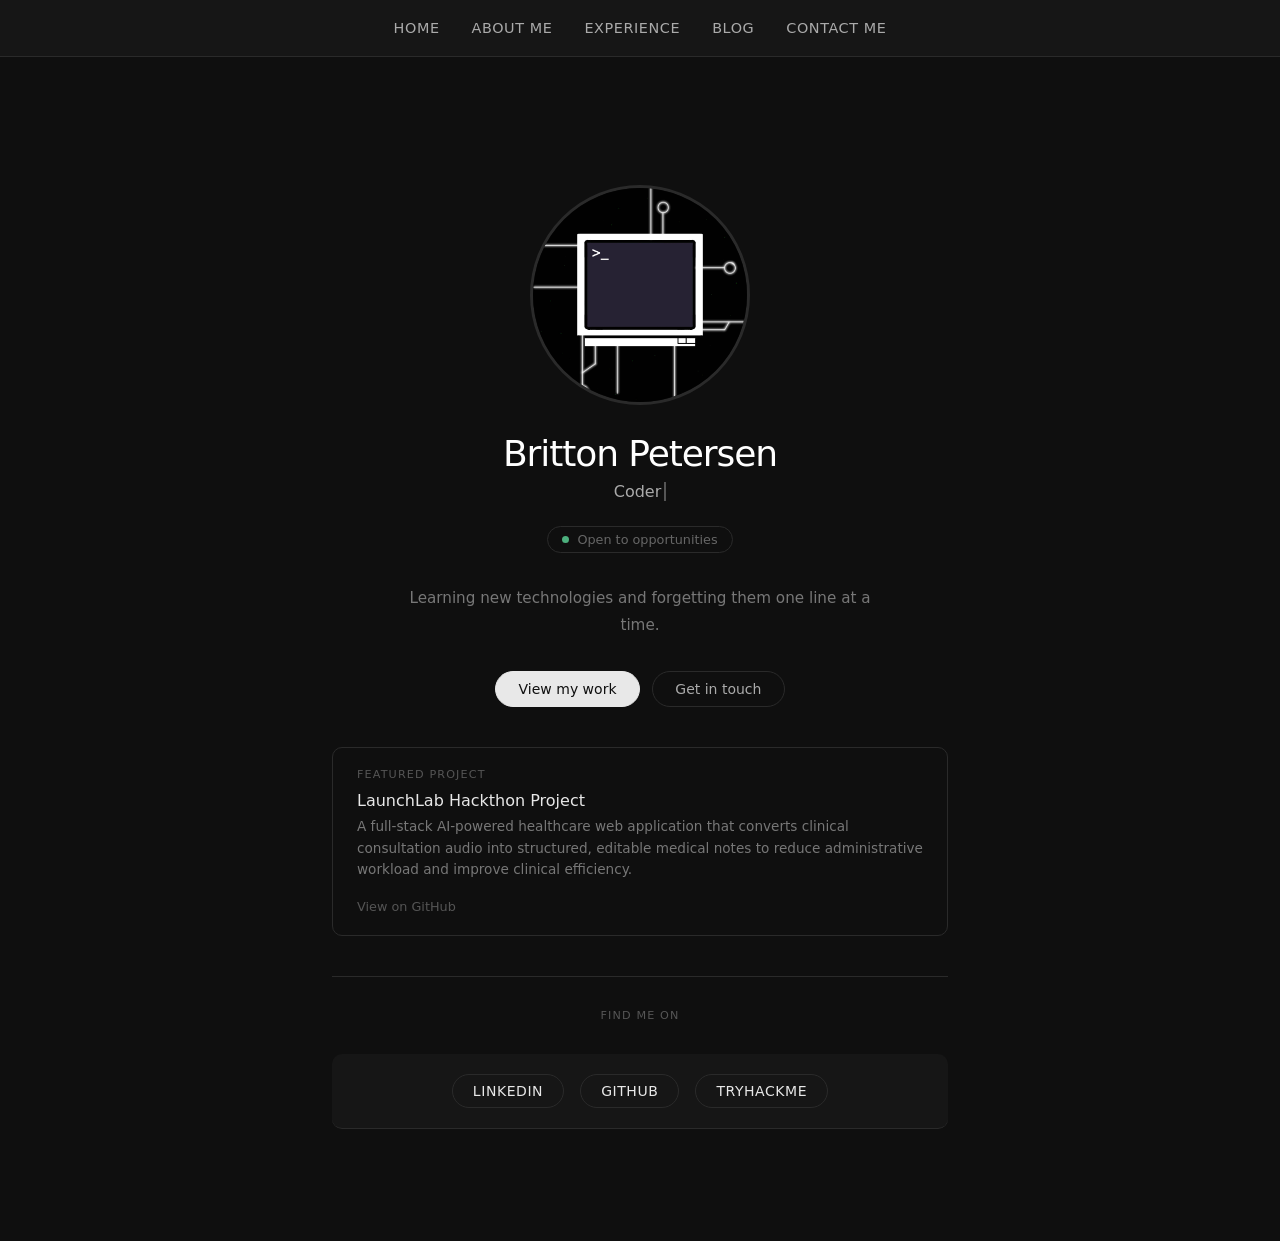
<file: index.html>
<!DOCTYPE html>
<html lang="en">
  <head>
    <title>Britton Petersen</title>
    <meta name="viewport" content="width=device-width, initial-scale=1.0">
    <link rel="stylesheet" href="./styles/styles.css">
    <style>
      .hero {
        display: flex;
        flex-direction: column;
        align-items: center;
        text-align: center;
        padding: 4rem 2rem 3rem;
        width: 100%;
        max-width: 680px;
      }

      .hero-name {
        font-size: 2.25rem;
        font-weight: 500;
        color: #ffffff;
        letter-spacing: -0.03em;
        margin-top: 1.75rem;
        margin-bottom: 0.5rem;
      }

      .hero-typing {
        font-size: 1rem;
        color: #666;
        margin-bottom: 1.25rem;
        min-height: 1.5rem;
      }

      .hero-typing span {
        color: #aaa;
        border-right: 2px solid #555;
        padding-right: 3px;
        animation: blink 0.75s step-end infinite;
      }

      @keyframes blink {
        0%, 100% { border-color: #555; }
        50% { border-color: transparent; }
      }

      .hero-bio {
        font-size: 0.95rem;
        color: #777;
        line-height: 1.8;
        max-width: 480px;
        margin-bottom: 2rem;
      }

      .status {
        display: inline-flex;
        align-items: center;
        gap: 0.5rem;
        font-size: 0.8rem;
        color: #666;
        border: 1px solid #2a2a2a;
        border-radius: 999px;
        padding: 0.3rem 0.9rem;
        margin-bottom: 2rem;
      }

      .status-dot {
        width: 7px;
        height: 7px;
        border-radius: 50%;
        background-color: #4caf7d;
        animation: pulse 2s ease-in-out infinite;
      }

      @keyframes pulse {
        0%, 100% { opacity: 1; }
        50% { opacity: 0.4; }
      }

      .cta-buttons {
        display: flex;
        gap: 0.75rem;
        margin-bottom: 2.5rem;
        flex-wrap: wrap;
        justify-content: center;
      }

      .cta-primary {
        color: #0f0f0f;
        background-color: #e8e8e8;
        text-decoration: none;
        font-size: 0.875rem;
        padding: 0.55rem 1.4rem;
        border-radius: 999px;
        border: 1px solid #e8e8e8;
        transition: background-color 0.2s ease, color 0.2s ease;
      }

      .cta-primary:hover {
        background-color: #ffffff;
      }

      .cta-secondary {
        color: #aaa;
        background-color: transparent;
        text-decoration: none;
        font-size: 0.875rem;
        padding: 0.55rem 1.4rem;
        border-radius: 999px;
        border: 1px solid #2a2a2a;
        transition: border-color 0.2s ease, color 0.2s ease;
      }

      .cta-secondary:hover {
        border-color: #555;
        color: #e8e8e8;
      }

      .stats-row {
        display: flex;
        gap: 2rem;
        margin-bottom: 2.5rem;
        flex-wrap: wrap;
        justify-content: center;
      }

      .stat {
        display: flex;
        flex-direction: column;
        align-items: center;
        gap: 0.2rem;
      }

      .stat-number {
        font-size: 1.4rem;
        font-weight: 500;
        color: #e8e8e8;
        letter-spacing: -0.02em;
      }

      .stat-label {
        font-size: 0.7rem;
        color: #555;
        text-transform: uppercase;
        letter-spacing: 0.08em;
      }

      .featured-card {
        width: 100%;
        border: 1px solid #2a2a2a;
        border-radius: 10px;
        padding: 1.25rem 1.5rem;
        text-align: left;
        margin-bottom: 2.5rem;
        transition: border-color 0.2s ease;
      }

      .featured-card:hover {
        border-color: #3a3a3a;
      }

      .featured-label {
        font-size: 0.7rem;
        text-transform: uppercase;
        letter-spacing: 0.1em;
        color: #555;
        margin-bottom: 0.6rem;
      }

      .featured-title {
        font-size: 1rem;
        font-weight: 500;
        color: #e8e8e8;
        margin-bottom: 0.4rem;
      }

      .featured-desc {
        font-size: 0.85rem;
        color: #777;
        line-height: 1.6;
        margin-bottom: 0.9rem;
      }

      .featured-link {
        font-size: 0.8rem;
        color: #555;
        text-decoration: none;
        transition: color 0.2s ease;
      }

      .featured-link:hover {
        color: #aaa;
      }

      .divider-line {
        width: 100%;
        border: none;
        border-top: 1px solid #2a2a2a;
        margin-bottom: 2rem;
      }

      .find-me-label {
        font-size: 0.7rem;
        text-transform: uppercase;
        letter-spacing: 0.1em;
        color: #555;
        margin-bottom: 1rem;
      }

      /* Mobile */
      @media (max-width: 480px) {
        .hero-name { font-size: 1.75rem; }
        .stats-row { gap: 1.25rem; }
        .stat-number { font-size: 1.2rem; }
      }
    </style>
  </head>
  <body>
    <nav>
      <a href="./index.html">Home</a>
      <a href="./about.html">About Me</a>
      <a href="./experience.html">Experience</a>
      <a href="./blog.html">Blog</a>
      <a href="./contact.html">Contact Me</a>
    </nav>

    <div class="hero">
      <img alt="Profile Picuture" src="./artifacts/Profile.JPG">

      <h1 class="hero-name">Britton Petersen</h1>

      <p class="hero-typing"><span id="typing-text"></span></p>

      <div class="status">
        <span class="status-dot"></span>
        Open to opportunities
      </div>

      <p class="hero-bio">
        Learning new technologies and forgetting them one line at a time.
      </p>

      <div class="cta-buttons">
        <a href="./experience.html" class="cta-primary">View my work</a>
        <a href="./contact.html" class="cta-secondary">Get in touch</a>
      </div>

      <div class="featured-card">
        <p class="featured-label">Featured Project</p>
        <p class="featured-title">LaunchLab Hackthon Project</p>
        <p class="featured-desc">A full-stack AI-powered healthcare web application that converts clinical consultation audio into structured, editable medical notes to reduce administrative workload and improve clinical efficiency.</p>
        <a href="https://github.com/bboycode/launchlab-hackthon" class="featured-link">View on GitHub</a>
      </div>

      <hr class="divider-line">

      <p class="find-me-label">Find me on</p>
      <nav class="social-nav">
        <a href="https://www.linkedin.com/in/britton-petersen-32b119339/">LinkedIn</a>
        <a href="https://github.com/bboycode">Github</a>
        <a href="https://tryhackme.com/p/bboyhaks">TryHackMe</a>
      </nav>
    </div>

    <script>
      const roles = ['Coder', 'Security Enthusiast', 'CTF Player'];
      let roleIndex = 0, charIndex = 0, deleting = false;
      const el = document.getElementById('typing-text');

      function type() {
        const current = roles[roleIndex];
        el.textContent = deleting
          ? current.substring(0, charIndex--)
          : current.substring(0, charIndex++);

        if (!deleting && charIndex === current.length + 1) {
          setTimeout(() => { deleting = true; type(); }, 1800);
          return;
        }
        if (deleting && charIndex === 0) {
          deleting = false;
          roleIndex = (roleIndex + 1) % roles.length;
        }
        setTimeout(type, deleting ? 50 : 90);
      }
      type();
    </script>
  </body>
</html>
</file>
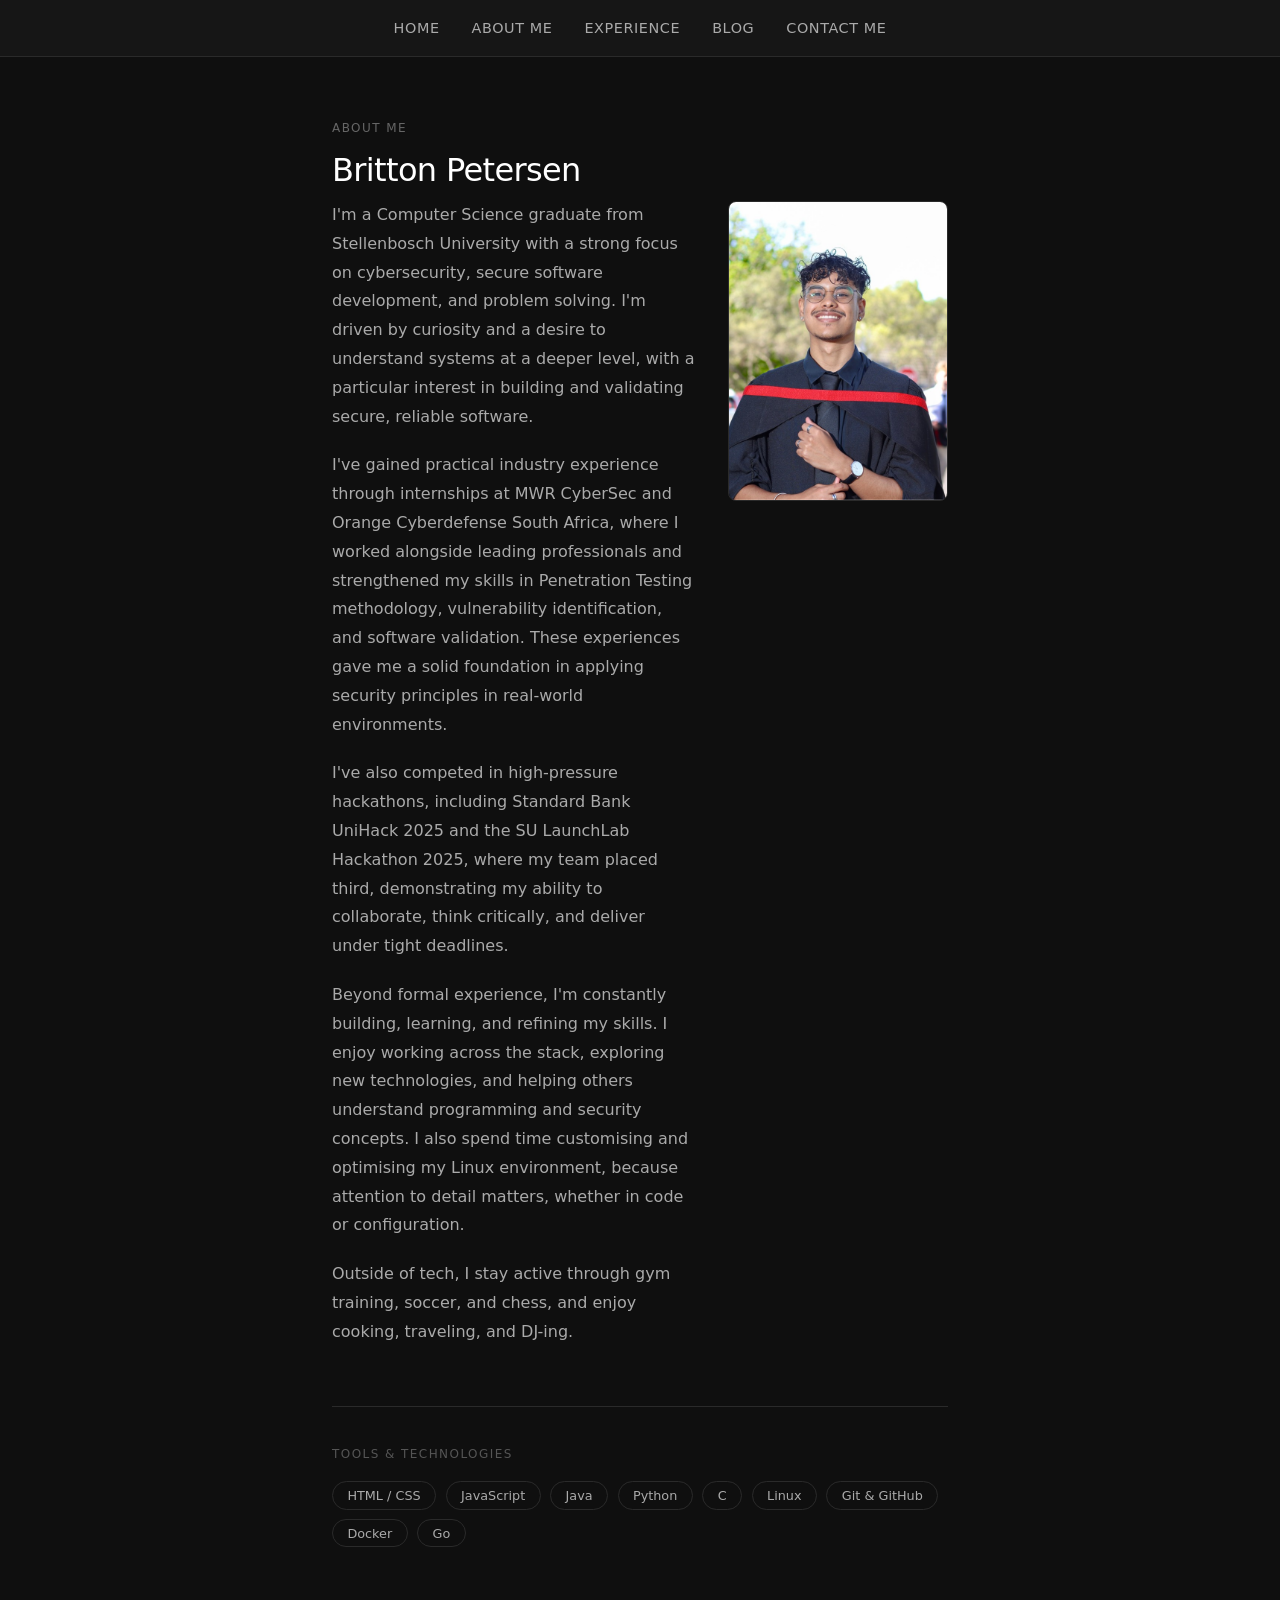
<file: about.html>
<!DOCTYPE html>
<html lang="en">
    <head>
	<title>About Me &#45; Britton Petersen</title>
	<meta name="viewport" content="width=device-width, initial-scale=1.0">
	<link rel="stylesheet" href="./styles/styles.css">
    </head>
    <body>
	<nav>
	    <a href="./index.html">Home</a>
	    <a href="./about.html">About Me</a>
	    <a href="./experience.html">Experience</a>
	    <a href="./blog.html">Blog</a>
	    <a href="./contact.html">Contact Me</a>
	</nav>

	<div class="page-content">
	    <p class="page-title">About Me</p>
	    <h1>Britton Petersen</h1>
	    <div class="bio-section">

		<div class="bio">
		    <p>
		    I&#39;m a Computer Science graduate from Stellenbosch University with a strong focus on cybersecurity, secure software development, and problem solving. I&#39;m driven by curiosity and a desire to understand systems at a deeper level, with a particular interest in building and validating secure, reliable software.
		    </p>
		    <p>
		    I&#39;ve gained practical industry experience through internships at MWR CyberSec and Orange Cyberdefense South Africa, where I worked alongside leading professionals and strengthened my skills in Penetration Testing methodology, vulnerability identification, and software validation. These experiences gave me a solid foundation in applying security principles in real-world environments.
		    </p>
		    <p>
		    I&#39;ve also competed in high-pressure hackathons, including Standard Bank UniHack 2025 and the SU LaunchLab Hackathon 2025, where my team placed third, demonstrating my ability to collaborate, think critically, and deliver under tight deadlines.
		    </p>
		    <p>
		    Beyond formal experience, I&#39;m constantly building, learning, and refining my skills. I enjoy working across the stack, exploring new technologies, and helping others understand programming and security concepts. I also spend time customising and optimising my Linux environment, because attention to detail matters, whether in code or configuration.
		    </p>
		    <p>
		    Outside of tech, I stay active through gym training, soccer, and chess, and enjoy cooking, traveling, and DJ&#45;ing.
		    </p>		
		</div>
		    <img src="./artifacts/About_me.jpeg" alt="About Me Picture">
	    </div>

	    <hr class="divider">

	    <p class="skills-label">Tools & Technologies</p>
	    <div class="skills">
		<span class="skill-tag">HTML / CSS</span>
		<span class="skill-tag">JavaScript</span>
		<span class="skill-tag">Java</span>
		<span class="skill-tag">Python</span>
		<span class="skill-tag">C</span>
		<span class="skill-tag">Linux</span>
		<span class="skill-tag">Git & GitHub</span>
		<span class="skill-tag">Docker</span>
		<span class="skill-tag">Go</span>
	    </div>
	</div>
    </body>
</html>
</file>
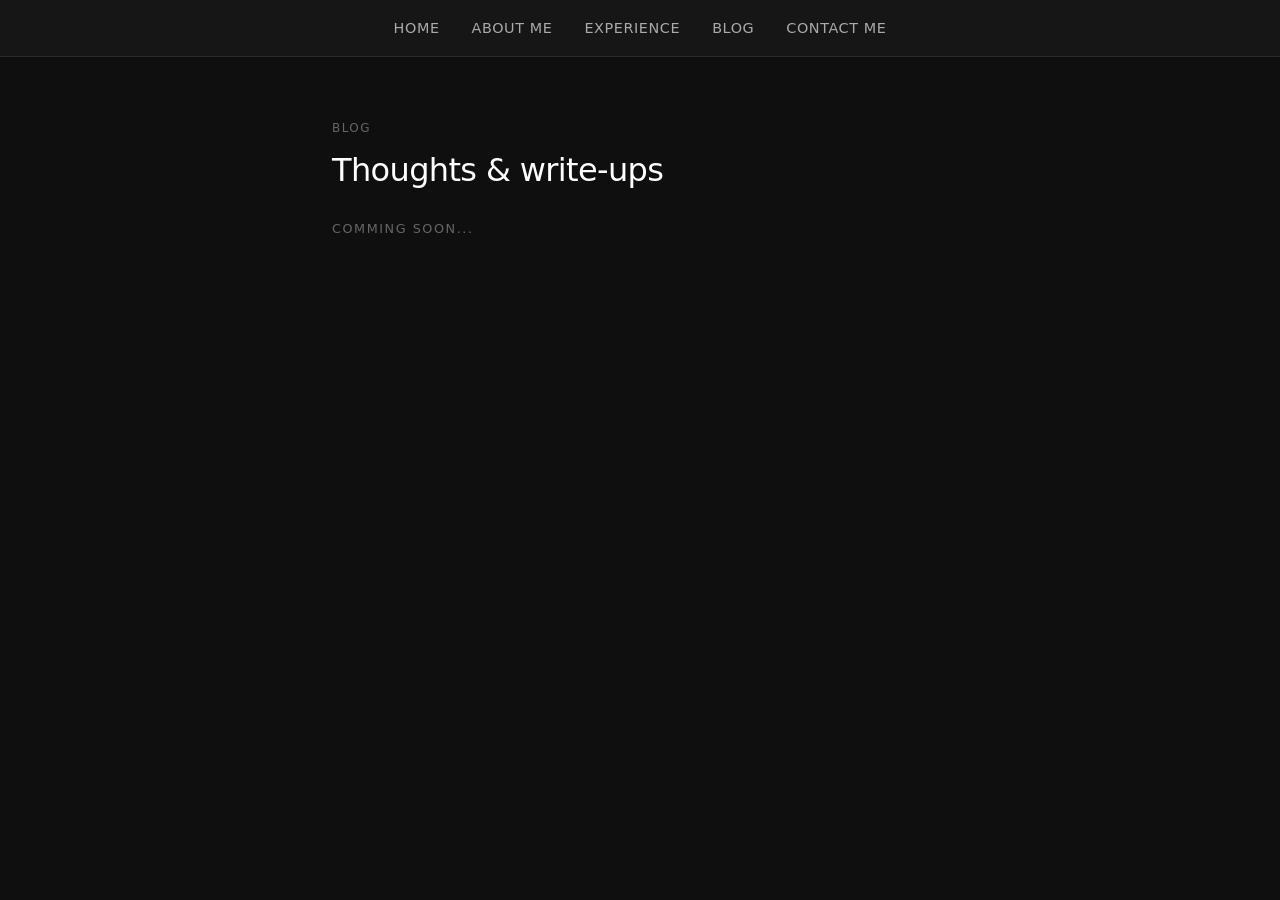
<file: blog.html>
<!DOCTYPE html>
<html lang="en">
    <head>
	<title>Blog &#45; Britton Petersen</title>
	<meta name="viewport" content="width=device-width, initial-scale=1.0">
	<link rel="stylesheet" href="./styles/styles.css">
    </head>
    <body>
	<nav>
	    <a href="./index.html">Home</a>
	    <a href="./about.html">About Me</a>
	    <a href="./experience.html">Experience</a>
	    <a href="./blog.html">Blog</a>
	    <a href="./contact.html">Contact Me</a>
	</nav>

	<div class="page-content">
	    <p class="page-title">Blog</p>
	    <h1>Thoughts & write-ups</h1>
	    <h4>
		Comming Soon...
	    </h4>

		<!--    <div class="post"> -->
		<!-- <span class="post-meta"> 20 April 2026</span> -->
		<!-- <a href="#" class="post-title">Lorem ipsum</a> -->
		<!-- <p class="post-excerpt">Lorem ipsum dolor sit amet, consectetur adipiscing elit. Phasellus consectetur ligula quam, eget commodo sapien commodo a. Nulla ornare, ex sed commodo porta, ipsum eros bibendum quam, eu volutpat urna ligula quis tellus. Fusce sit amet varius sapien, nec fermentum tortor. Etiam ac sagittis metus, at lobortis lacus. Proin pharetra maximus maximus. Nam eget libero sed tortor vulputate accumsan ut at velit. Integer elementum, quam aliquam luctus mollis, risus mauris tempus neque, et tincidunt nulla risus sit amet lectus. Duis cursus nulla in efficitur ornare. Suspendisse in arcu lacus. Duis pulvinar nulla nec nunc suscipit congue. Curabitur fringilla arcu a dolor varius, sed tristique tortor luctus. Fusce nec tortor facilisis, pharetra nisl sit amet, aliquam ipsum. Nullam sed metus et risus semper posuere nec non tellus. Aenean at interdum lacus, sed tempor sem. Ut placerat diam mauris, nec rhoncus dui tincidunt non.</p> -->
		<!-- <span class="post-tag">Cybersecurity</span> -->
		<!--    </div> -->
		<!---->
		<!--    <div class="post"> -->
		<!-- <span class="post-meta"> 20 April 2026</span> -->
		<!-- <a href="#" class="post-title">Lorem ipsum</a> -->
		<!-- <p class="post-excerpt">Lorem ipsum dolor sit amet, consectetur adipiscing elit. Phasellus consectetur ligula quam, eget commodo sapien commodo a. Nulla ornare, ex sed commodo porta, ipsum eros bibendum quam, eu volutpat urna ligula quis tellus. Fusce sit amet varius sapien, nec fermentum tortor. Etiam ac sagittis metus, at lobortis lacus. Proin pharetra maximus maximus. Nam eget libero sed tortor vulputate accumsan ut at velit. Integer elementum, quam aliquam luctus mollis, risus mauris tempus neque, et tincidunt nulla risus sit amet lectus. Duis cursus nulla in efficitur ornare. Suspendisse in arcu lacus. Duis pulvinar nulla nec nunc suscipit congue. Curabitur fringilla arcu a dolor varius, sed tristique tortor luctus. Fusce nec tortor facilisis, pharetra nisl sit amet, aliquam ipsum. Nullam sed metus et risus semper posuere nec non tellus. Aenean at interdum lacus, sed tempor sem. Ut placerat diam mauris, nec rhoncus dui tincidunt non.</p> -->
		<!-- <span class="post-tag">Cybersecurity</span> -->
		<!--    </div> -->
		<!---->
	</div>
    </body>
</html>
</file>
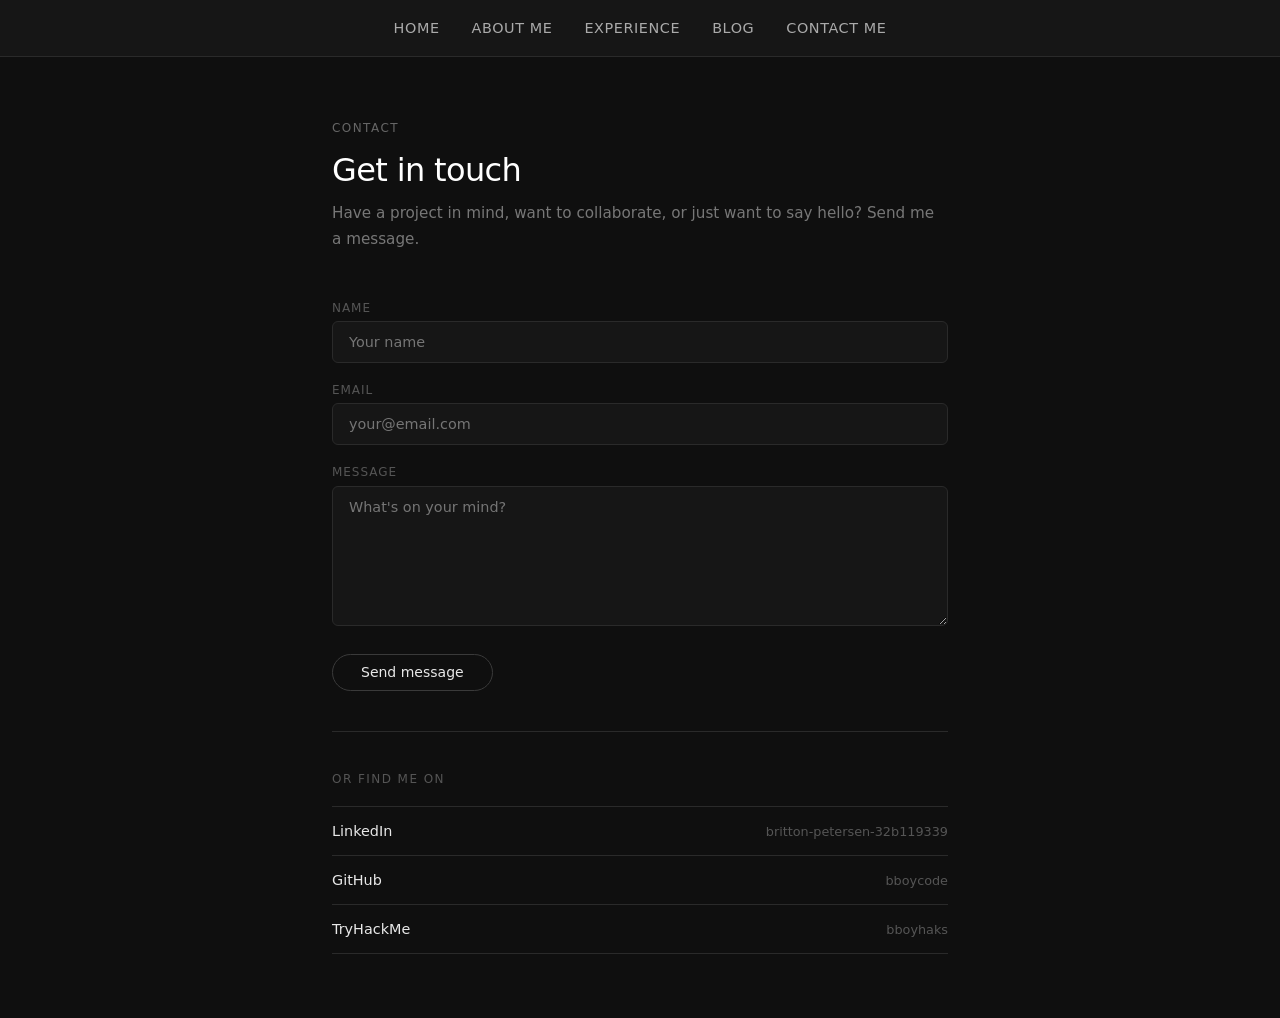
<file: contact.html>
<!DOCTYPE html>
<html lang="en">
    <head>
	<title>Contact &#45; Britton Petersen</title>
	<meta name="viewport" content="width=device-width, initial-scale=1.0">
	<link rel="stylesheet" href="./styles/styles.css">
    </head>
    <body>
	<nav>
	    <a href="./index.html">Home</a>
	    <a href="./about.html">About Me</a>
	    <a href="./experience.html">Experience</a>
	    <a href="./blog.html">Blog</a>
	    <a href="./contact.html">Contact Me</a>
	</nav>

	<div class="page-content">
	    <p class="page-title">Contact</p>
	    <h1>Get in touch</h1>
	    <p class="subtitle">Have a project in mind, want to collaborate, or just want to say hello? Send me a message.</p>

	    <form class="contact-form" action="mailto:your@email.com" method="GET">
		<div class="field">
		    <label for="name">Name</label>
		    <input type="text" id="name" name="name" placeholder="Your name" required>
		</div>
		<div class="field">
		    <label for="email">Email</label>
		    <input type="email" id="email" name="email" placeholder="your@email.com" required>
		</div>
		<div class="field">
		    <label for="message">Message</label>
		    <textarea id="message" name="body" placeholder="What's on your mind?" required></textarea>
		</div>
		<button type="submit" class="submit-btn">Send message</button>
	    </form>

	    <hr class="divider">

	    <p class="links-label">Or find me on</p>
	    <div class="contact-links">
		<a href="https://www.linkedin.com/in/britton-petersen-32b119339/" class="contact-link" target="_blank">
		    <span class="link-platform">LinkedIn</span>
		    <span class="link-handle">britton-petersen-32b119339</span>
		</a>
		<a href="https://github.com/bboycode" class="contact-link" target="_blank">
		    <span class="link-platform">GitHub</span>
		    <span class="link-handle">bboycode</span>
		</a>
		<a href="https://tryhackme.com/p/bboyhaks" class="contact-link" target="_blank">
		    <span class="link-platform">TryHackMe</span>
		    <span class="link-handle">bboyhaks</span>
		</a>
	    </div>
	</div>
    </body>
</html>
</file>
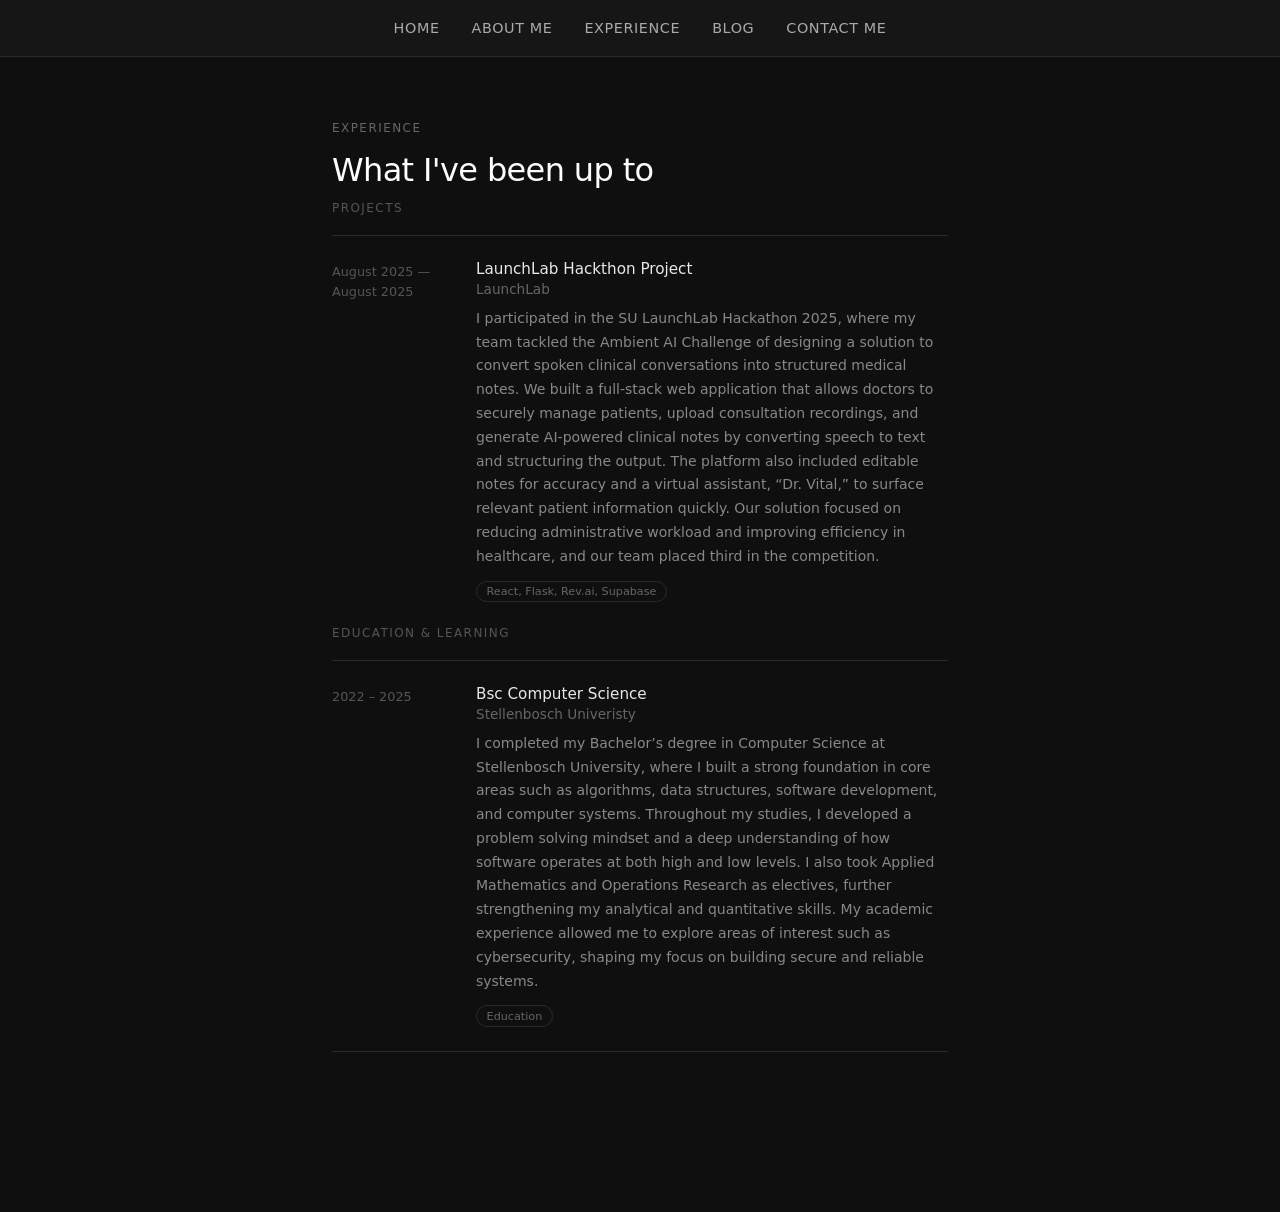
<file: experience.html>
<!DOCTYPE html>
<html lang="en">
    <head>
	<title>Experience &#45; Britton Petersen</title>
	<meta name="viewport" content="width=device-width, initial-scale=1.0">
	<link rel="stylesheet" href="./styles/styles.css">
    </head>
    <body>
	<nav>
	    <a href="./index.html">Home</a>
	    <a href="./about.html">About Me</a>
	    <a href="./experience.html">Experience</a>
	    <a href="./blog.html">Blog</a>
	    <a href="./contact.html">Contact Me</a>
	</nav>

	<div class="page-content">
	    <p class="page-title">Experience</p>
	    <h1>What I've been up to</h1>

	    <p class="section-label">Projects</p>
	    <div class="timeline">
		<div class="entry">
		    <span class="entry-date">August 2025 — August 2025</span>
		    <div class="entry-body">
			<p class="entry-title">LaunchLab Hackthon Project</p>
			<p class="entry-org">LaunchLab</p>
			<p class="entry-desc">I participated in the SU LaunchLab Hackathon 2025, where my team tackled the Ambient AI Challenge of designing a solution to convert spoken clinical conversations into structured medical notes. We built a full-stack web application that allows doctors to securely manage patients, upload consultation recordings, and generate AI-powered clinical notes by converting speech to text and structuring the output. The platform also included editable notes for accuracy and a virtual assistant, “Dr. Vital,” to surface relevant patient information quickly. Our solution focused on reducing administrative workload and improving efficiency in healthcare, and our team placed third in the competition.</p>
			<span class="badge">React, Flask, Rev.ai, Supabase</span>
		    </div>
		</div>

		<p class="section-label">Education &amp; Learning</p>
		<div class="timeline">
		    <div class="entry">
			<span class="entry-date">2022 &ndash; 2025</span>
			<div class="entry-body">
			    <p class="entry-title">Bsc Computer Science</p>
			    <p class="entry-org">Stellenbosch Univeristy</p>
			    <p class="entry-desc">I completed my Bachelor’s degree in Computer Science at Stellenbosch University, where I built a strong foundation in core areas such as algorithms, data structures, software development, and computer systems. Throughout my studies, I developed a problem solving mindset and a deep understanding of how software operates at both high and low levels. I also took Applied Mathematics and Operations Research as electives, further strengthening my analytical and quantitative skills. My academic experience allowed me to explore areas of interest such as cybersecurity, shaping my focus on building secure and reliable systems.</p>
			    <span class="badge">Education</span>
			</div>
		    </div>
		</div>
	    </div>
	</div>
    </body>
</html>
</file>
<file: styles/styles.css>
/* ===== Reset & Base ===== */
*, *::before, *::after {
  box-sizing: border-box;
  margin: 0;
  padding: 0;
}

body {
  font-family: 'Segoe UI', system-ui, -apple-system, sans-serif;
  background-color: #0f0f0f;
  color: #e8e8e8;
  min-height: 100vh;
  display: flex;
  flex-direction: column;
  align-items: center;
}

/* ===== Navigation ===== */
nav {
  width: 100%;
  display: flex;
  justify-content: center;
  gap: 2rem;
  padding: 1.25rem 2rem;
  background-color: #161616;
  border-bottom: 1px solid #2a2a2a;
  position: sticky;
  top: 0;
  z-index: 100;
}

nav a {
  color: #aaa;
  text-decoration: none;
  font-size: 0.9rem;
  letter-spacing: 0.04em;
  text-transform: uppercase;
  transition: color 0.2s ease;
}

nav a:hover {
  color: #ffffff;
}

/* ===== Page Content Wrapper ===== */
.page-content {
  width: 100%;
  max-width: 680px;
  padding: 4rem 2rem;
}

/* ===== Typography ===== */
h1 {
  font-size: 2rem;
  font-weight: 500;
  color: #ffffff;
  margin-bottom: 0.75rem;
  letter-spacing: -0.02em;
}

h4 {
  margin-top: 2rem;
  font-size: 0.8rem;
  letter-spacing: 0.12em;
  text-transform: uppercase;
  color: #666;
  font-weight: 400;
}

.page-title {
  font-size: 0.75rem;
  letter-spacing: 0.12em;
  text-transform: uppercase;
  color: #666;
  font-weight: 400;
  margin-bottom: 1rem;
}

.subtitle {
  font-size: 0.95rem;
  color: #777;
  line-height: 1.7;
  margin-bottom: 3rem;
}

.section-label,
.skills-label,
.links-label {
  font-size: 0.75rem;
  letter-spacing: 0.12em;
  text-transform: uppercase;
  color: #555;
  font-weight: 400;
  margin-bottom: 1.25rem;
}

.divider {
  border: none;
  border-top: 1px solid #2a2a2a;
  margin: 2.5rem 0;
}

/* ===== Home — Profile Image ===== */
img[alt="Profile Picuture"] {
  width: 220px;
  height: 220px;
  object-fit: cover;
  border-radius: 50%;
  border: 3px solid #2a2a2a;
  margin-top: 4rem;
  display: block;
}

/* ===== Home — Social Nav ===== */
.social-nav {
  display: flex;
  gap: 1rem;
  margin-top: 1rem;
  margin-bottom: 4rem;
  border-radius: 10px;
}

.social-nav a {
  color: #e8e8e8;
  text-decoration: none;
  font-size: 0.875rem;
  padding: 0.5rem 1.25rem;
  border: 1px solid #2a2a2a;
  border-radius: 999px;
  transition: background-color 0.2s ease, border-color 0.2s ease;
}

.social-nav a:hover {
  background-color: #1f1f1f;
  border-color: #444;
}

/* ===== About — Bio ===== */
.bio-section {
  display: flex;
  gap: 2rem;
  align-items: flex-start;
  margin-bottom: 2.5rem;
}

.bio {
  flex: 1;
}

img[alt="About Me Picture"] {
  width: 220px;
  height: 300px;
  object-fit: cover;
  object-position: center top;
  border-radius: 8px;
  border: 1px solid #2a2a2a;
  flex-shrink: 0;
  display: block;
}

.bio p {
  font-size: 1rem;
  line-height: 1.8;
  color: #aaa;
  margin-bottom: 1.25rem;
}

.bio p strong {
  color: #e8e8e8;
  font-weight: 500;
}

/* ===== About — Skills ===== */
.skills {
  display: flex;
  flex-wrap: wrap;
  gap: 0.6rem;
}

.skill-tag {
  font-size: 0.8rem;
  padding: 0.35rem 0.9rem;
  border: 1px solid #2a2a2a;
  border-radius: 999px;
  color: #aaa;
}

/* ===== Experience — Timeline ===== */
.timeline {
  display: flex;
  flex-direction: column;
  margin-bottom: 3rem;
}

.entry {
  display: grid;
  grid-template-columns: 120px 1fr;
  gap: 1.5rem;
  padding: 1.5rem 0;
  border-top: 1px solid #2a2a2a;
}

.entry:last-child {
  border-bottom: 1px solid #2a2a2a;
}

.entry-date {
  font-size: 0.8rem;
  color: #555;
  padding-top: 0.15rem;
  line-height: 1.5;
}

.entry-title {
  font-size: 0.95rem;
  font-weight: 500;
  color: #e8e8e8;
  margin-bottom: 0.2rem;
}

.entry-org {
  font-size: 0.85rem;
  color: #666;
  margin-bottom: 0.6rem;
}

.entry-desc {
  font-size: 0.875rem;
  color: #888;
  line-height: 1.7;
}

.badge {
  display: inline-block;
  font-size: 0.7rem;
  padding: 0.2rem 0.6rem;
  border: 1px solid #2a2a2a;
  border-radius: 999px;
  color: #666;
  margin-top: 0.75rem;
}

/* ===== Blog — Posts ===== */
.post {
  padding: 1.75rem 0;
  border-top: 1px solid #2a2a2a;
  display: flex;
  flex-direction: column;
  gap: 0.4rem;
}

.post:last-child {
  border-bottom: 1px solid #2a2a2a;
}

.post-meta {
  font-size: 0.75rem;
  color: #555;
  letter-spacing: 0.04em;
}

.post-title {
  font-size: 1.05rem;
  font-weight: 500;
  color: #e8e8e8;
  text-decoration: none;
  transition: color 0.2s ease;
}

.post-title:hover {
  color: #ffffff;
}

.post-excerpt {
  font-size: 0.875rem;
  color: #777;
  line-height: 1.7;
  margin-top: 0.25rem;
}

.post-tag {
  display: inline-block;
  font-size: 0.7rem;
  padding: 0.2rem 0.6rem;
  border: 1px solid #2a2a2a;
  border-radius: 999px;
  color: #555;
  margin-top: 0.5rem;
  width: fit-content;
}

/* ===== Contact — Form ===== */
.contact-form {
  display: flex;
  flex-direction: column;
  gap: 1.25rem;
}

.field {
  display: flex;
  flex-direction: column;
  gap: 0.4rem;
}

label {
  font-size: 0.75rem;
  letter-spacing: 0.08em;
  text-transform: uppercase;
  color: #555;
}

input, textarea {
  background: #161616;
  border: 1px solid #2a2a2a;
  border-radius: 6px;
  color: #e8e8e8;
  font-size: 0.9rem;
  font-family: inherit;
  padding: 0.75rem 1rem;
  outline: none;
  transition: border-color 0.2s ease;
  resize: vertical;
}

input:focus, textarea:focus {
  border-color: #555;
}

textarea {
  min-height: 140px;
}

.submit-btn {
  align-self: flex-start;
  background: transparent;
  border: 1px solid #3a3a3a;
  border-radius: 999px;
  color: #e8e8e8;
  font-size: 0.875rem;
  font-family: inherit;
  padding: 0.6rem 1.75rem;
  cursor: pointer;
  transition: background-color 0.2s ease, border-color 0.2s ease;
  margin-top: 0.5rem;
}

.submit-btn:hover {
  background-color: #1f1f1f;
  border-color: #555;
}

/* ===== Contact — Social Links ===== */
.contact-links {
  display: flex;
  flex-direction: column;
}

.contact-link {
  display: flex;
  justify-content: space-between;
  align-items: center;
  padding: 1rem 0;
  border-top: 1px solid #2a2a2a;
  text-decoration: none;
  transition: opacity 0.2s ease;
}

.contact-link:last-child {
  border-bottom: 1px solid #2a2a2a;
}

.contact-link:hover {
  opacity: 0.7;
}

.link-platform {
  font-size: 0.9rem;
  color: #e8e8e8;
  font-weight: 500;
}

.link-handle {
  font-size: 0.8rem;
  color: #555;
}

/* ===== Responsive — Tablet (max 768px) ===== */
@media (max-width: 768px) {
  nav {
    gap: 1.25rem;
    padding: 1rem 1.5rem;
    flex-wrap: wrap;
  }

  nav a {
    font-size: 0.8rem;
  }

  .page-content {
    padding: 3rem 1.5rem;
  }

  h1 {
    font-size: 1.65rem;
  }

  .entry {
    grid-template-columns: 90px 1fr;
    gap: 1rem;
  }
}

/* ===== Responsive — Mobile (max 480px) ===== */
@media (max-width: 480px) {
  nav {
    gap: 0.75rem;
    padding: 0.9rem 1rem;
    justify-content: flex-start;
    overflow-x: auto;
    flex-wrap: nowrap;
  }

  nav a {
    font-size: 0.75rem;
    white-space: nowrap;
  }

  .page-content {
    padding: 2rem 1.25rem;
  }

  h1 {
    font-size: 1.4rem;
  }

  img[alt="Profile Picuture"] {
    width: 160px;
    height: 160px;
    margin-top: 2.5rem;
  }

  .social-nav {
    flex-wrap: wrap;
    justify-content: center;
    gap: 0.6rem;
    margin-bottom: 2.5rem;
  }

  .social-nav a {
    font-size: 0.8rem;
    padding: 0.4rem 1rem;
  }

  .entry {
    grid-template-columns: 1fr;
    gap: 0.4rem;
  }

  .entry-date {
    font-size: 0.75rem;
    color: #444;
  }

  .skills {
    gap: 0.5rem;
  }

  .skill-tag {
    font-size: 0.75rem;
    padding: 0.3rem 0.75rem;
  }

  /* === Blog === */
  .post {
    padding: 1.25rem 0;
    gap: 0.5rem;
  }

  .post-meta {
    font-size: 0.7rem;
  }

  .post-title {
    font-size: 1rem;
    line-height: 1.4;
  }

  .post-excerpt {
    font-size: 0.825rem;
    line-height: 1.6;
  }

  .post-tag {
    font-size: 0.65rem;
    padding: 0.2rem 0.55rem;
  }

  /* === Contact Form === */
  .contact-form {
    gap: 1rem;
  }

  label {
    font-size: 0.7rem;
  }

  input, textarea {
    font-size: 1rem;
    padding: 0.7rem 0.9rem;
  }

  textarea {
    min-height: 120px;
  }

  .submit-btn {
    width: 100%;
    text-align: center;
    padding: 0.75rem 1.5rem;
    font-size: 0.875rem;
  }

  /* === Contact Social Links === */
  .contact-link {
    flex-direction: column;
    align-items: flex-start;
    gap: 0.2rem;
    padding: 0.9rem 0;
  }

  .link-platform {
    font-size: 0.875rem;
  }

  .link-handle {
    font-size: 0.75rem;
    word-break: break-all;
  }

  .subtitle {
    font-size: 0.875rem;
    margin-bottom: 2rem;
  }

  .divider {
    margin: 2rem 0;
  }
 
  img[alt="About Me Picture"] {
    max-height: 260px;
    margin-top: 1.75rem;
    margin-bottom: 1.75rem;
  }
}
</file>
